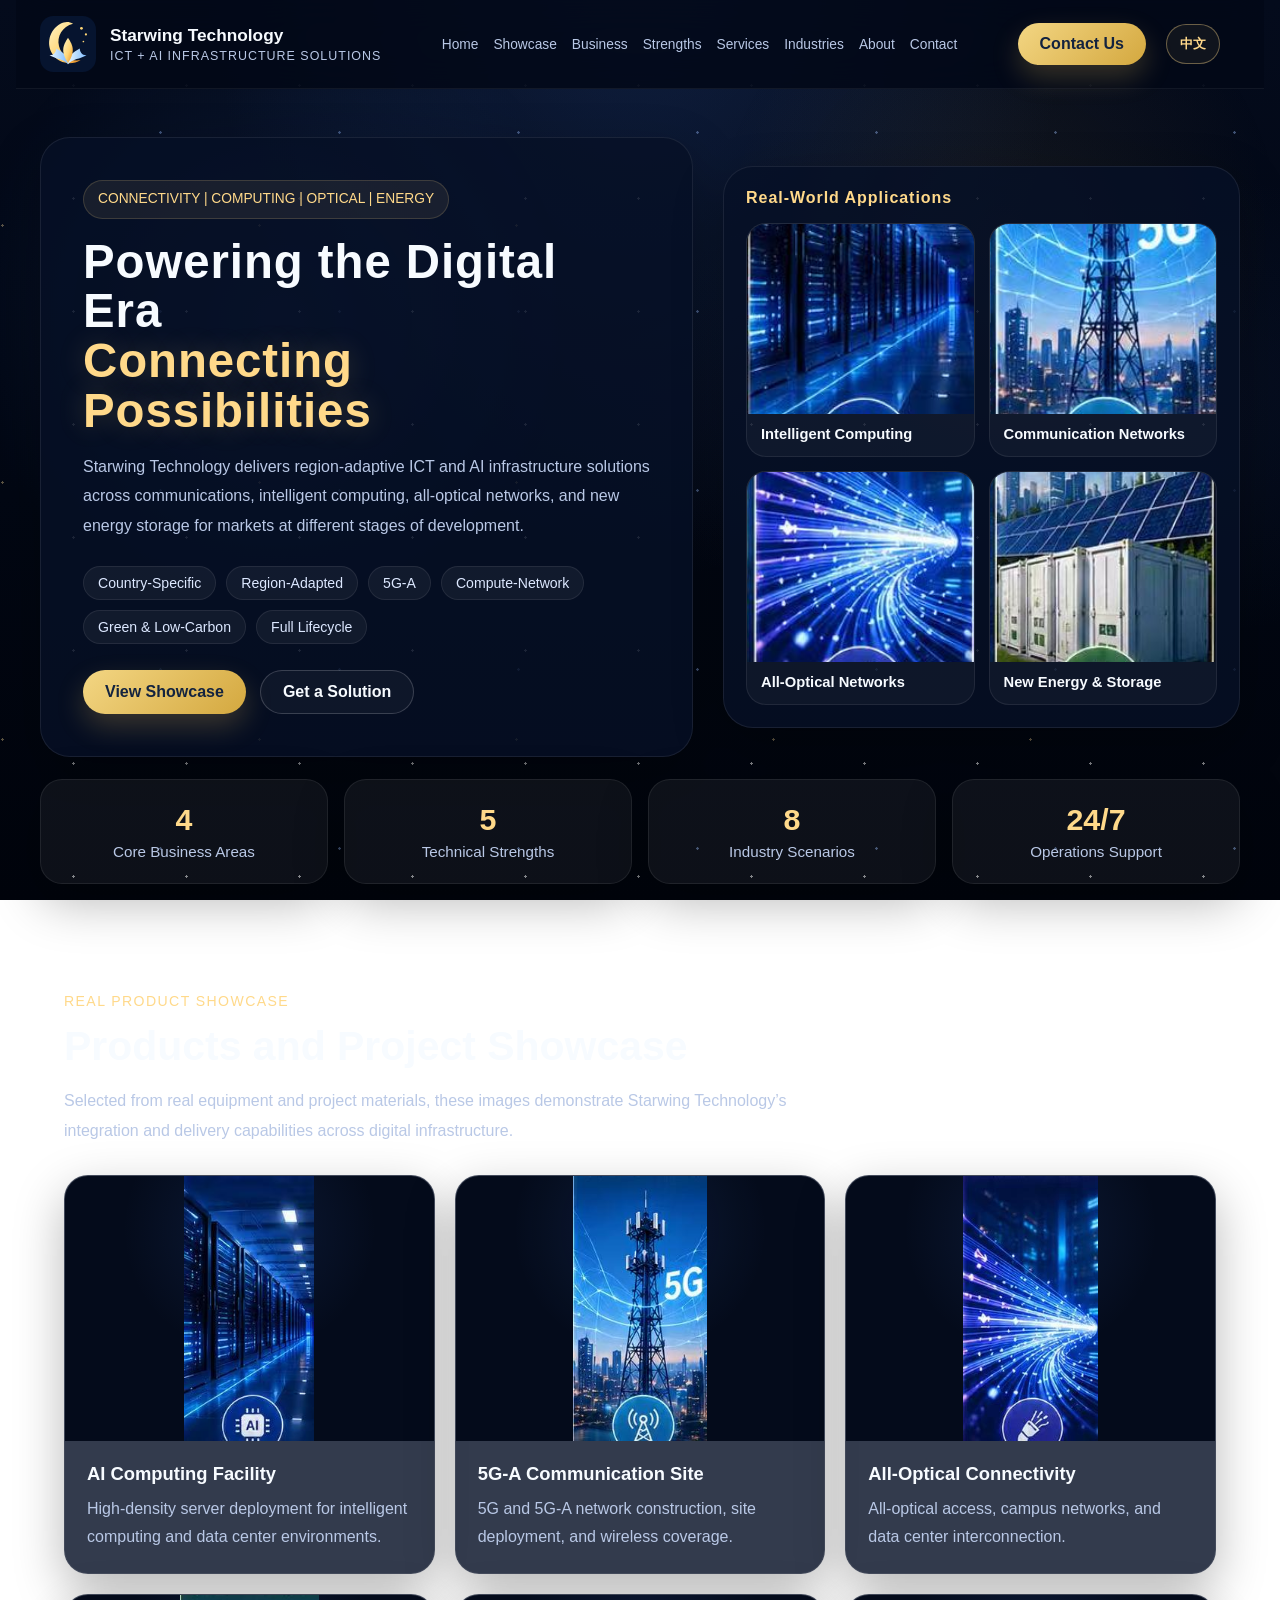
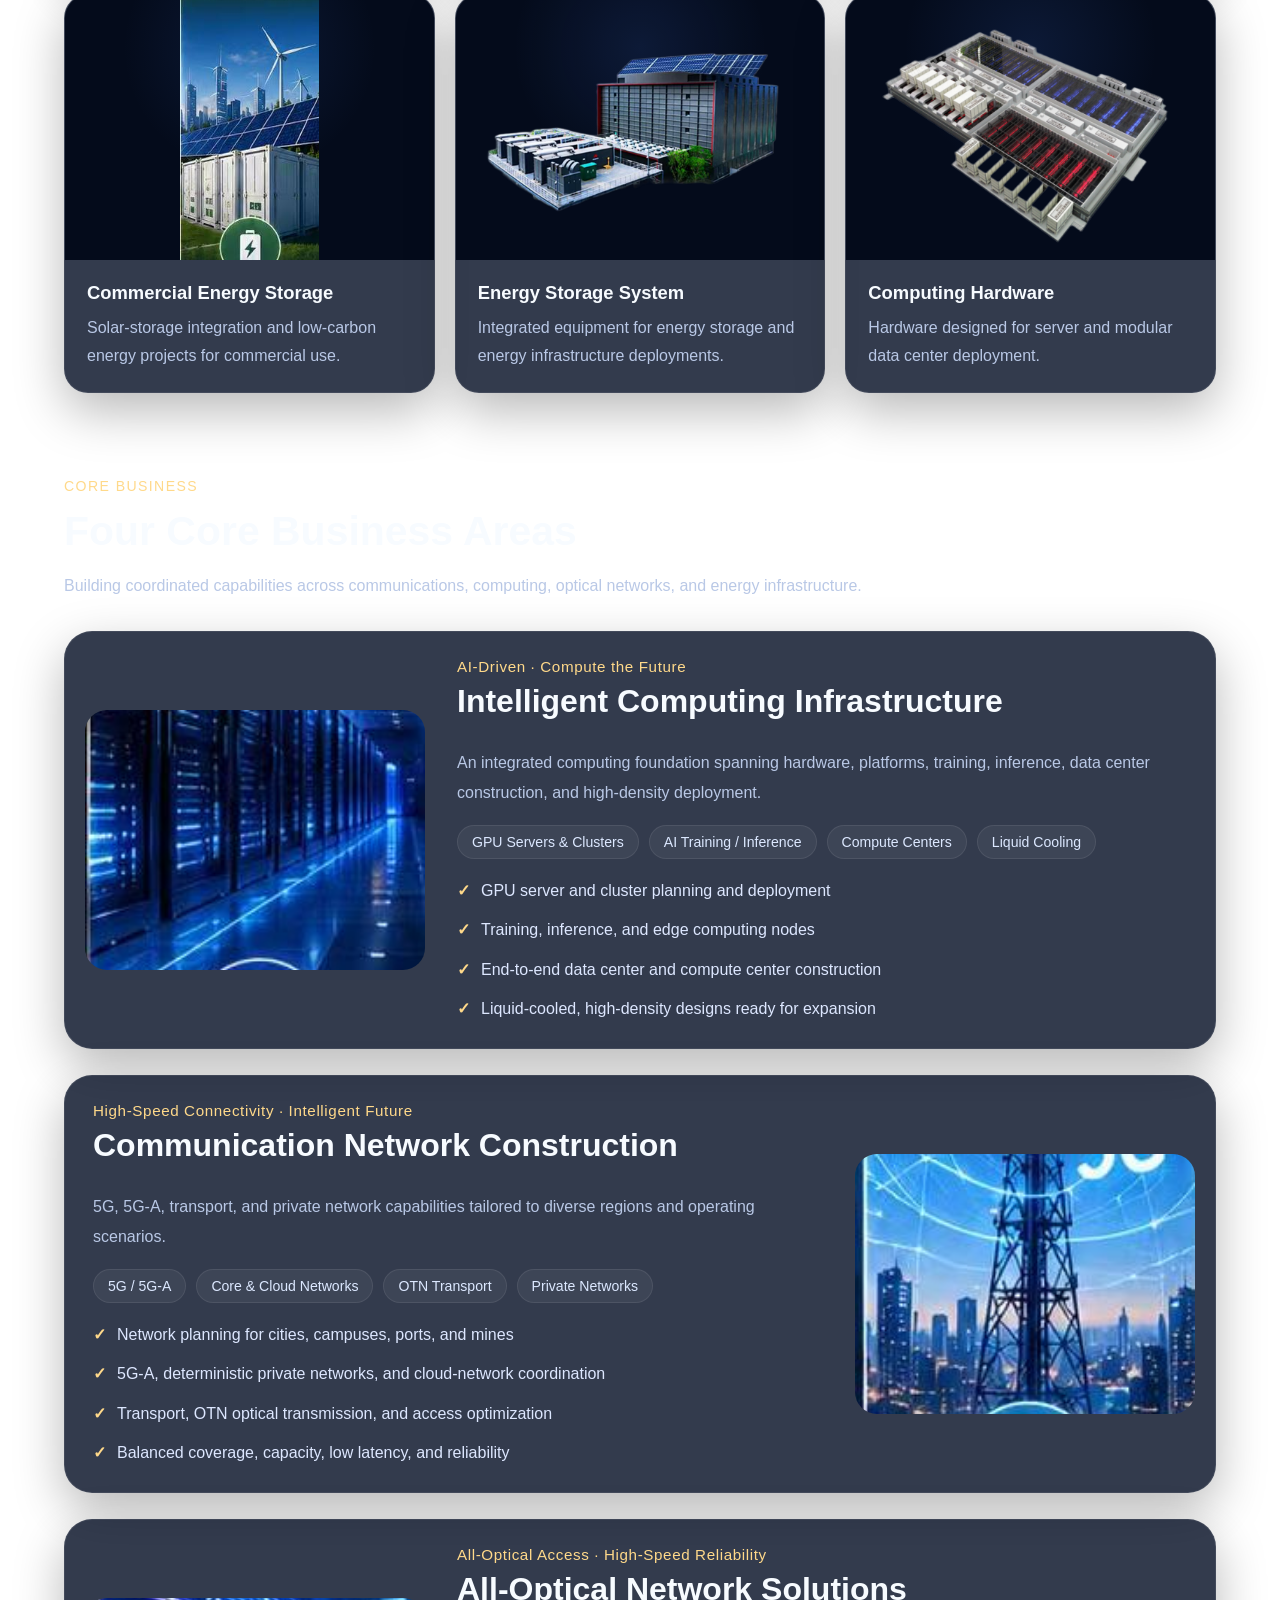
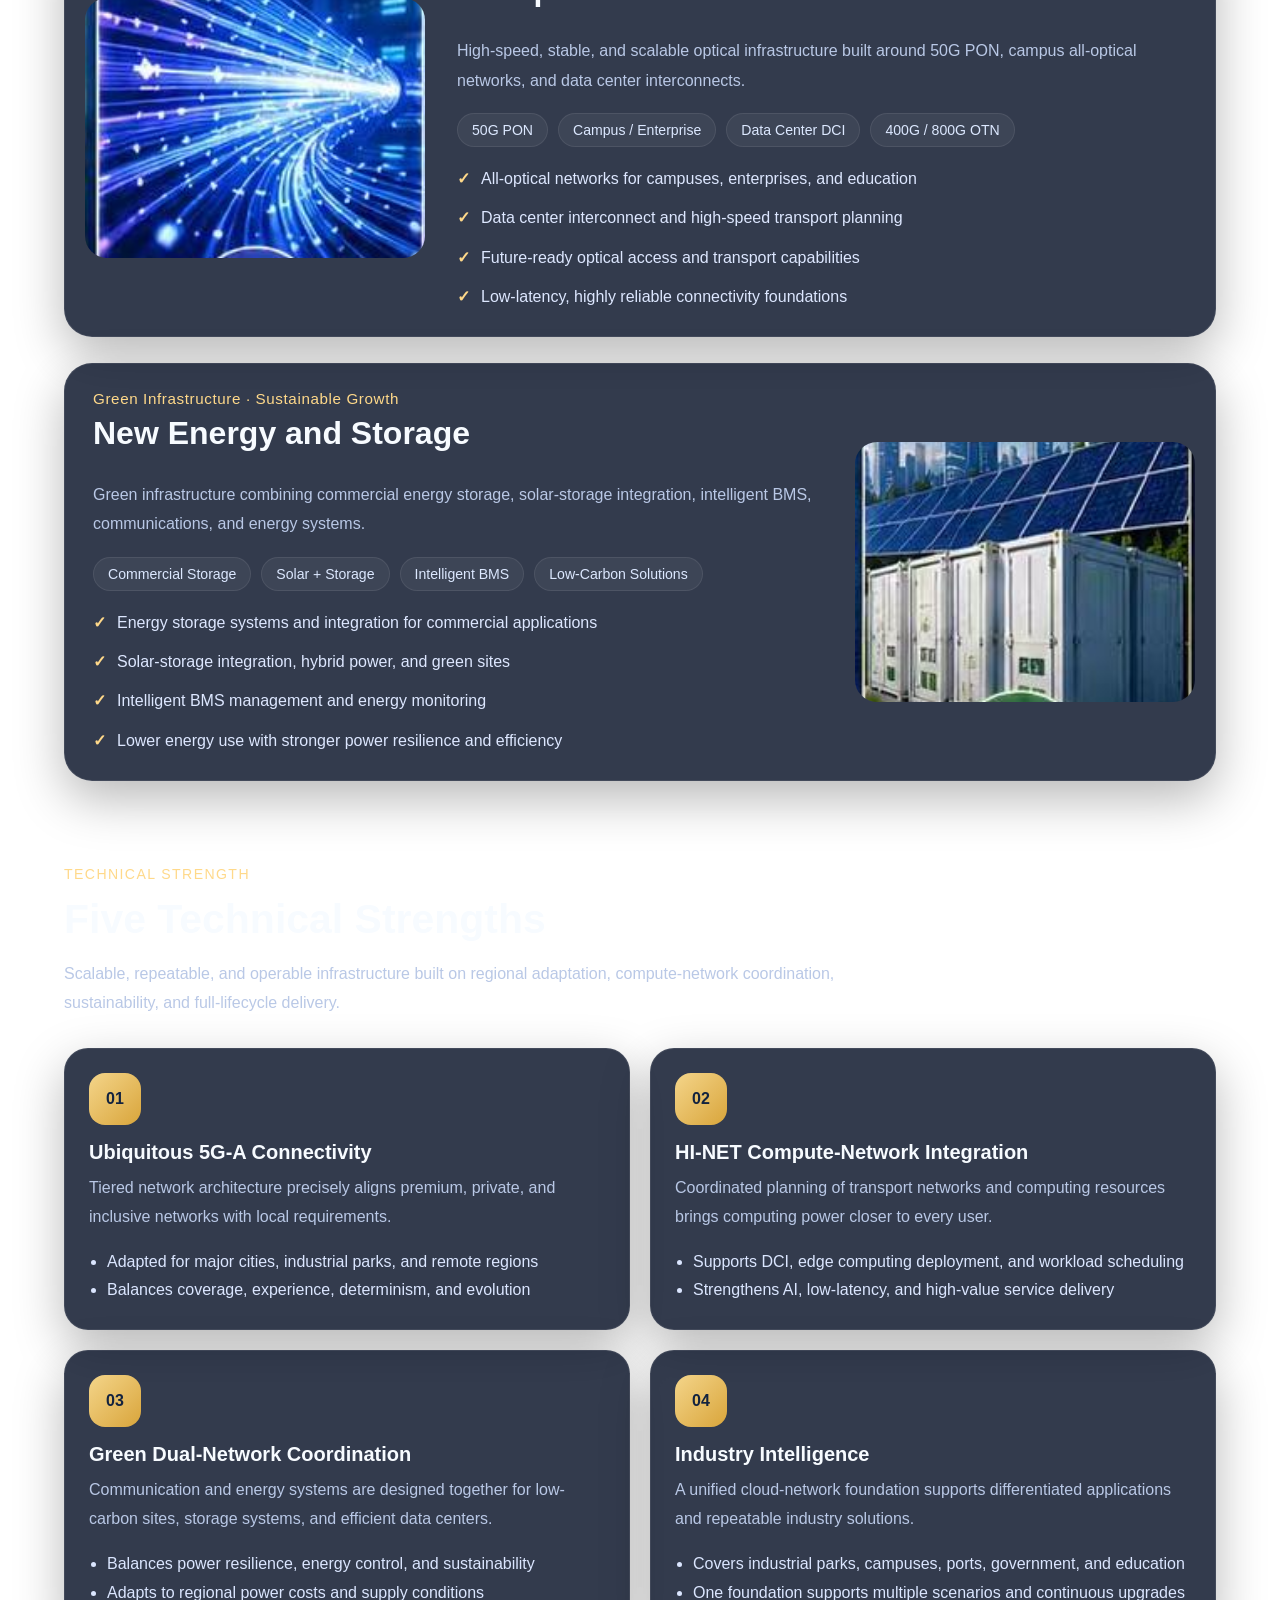
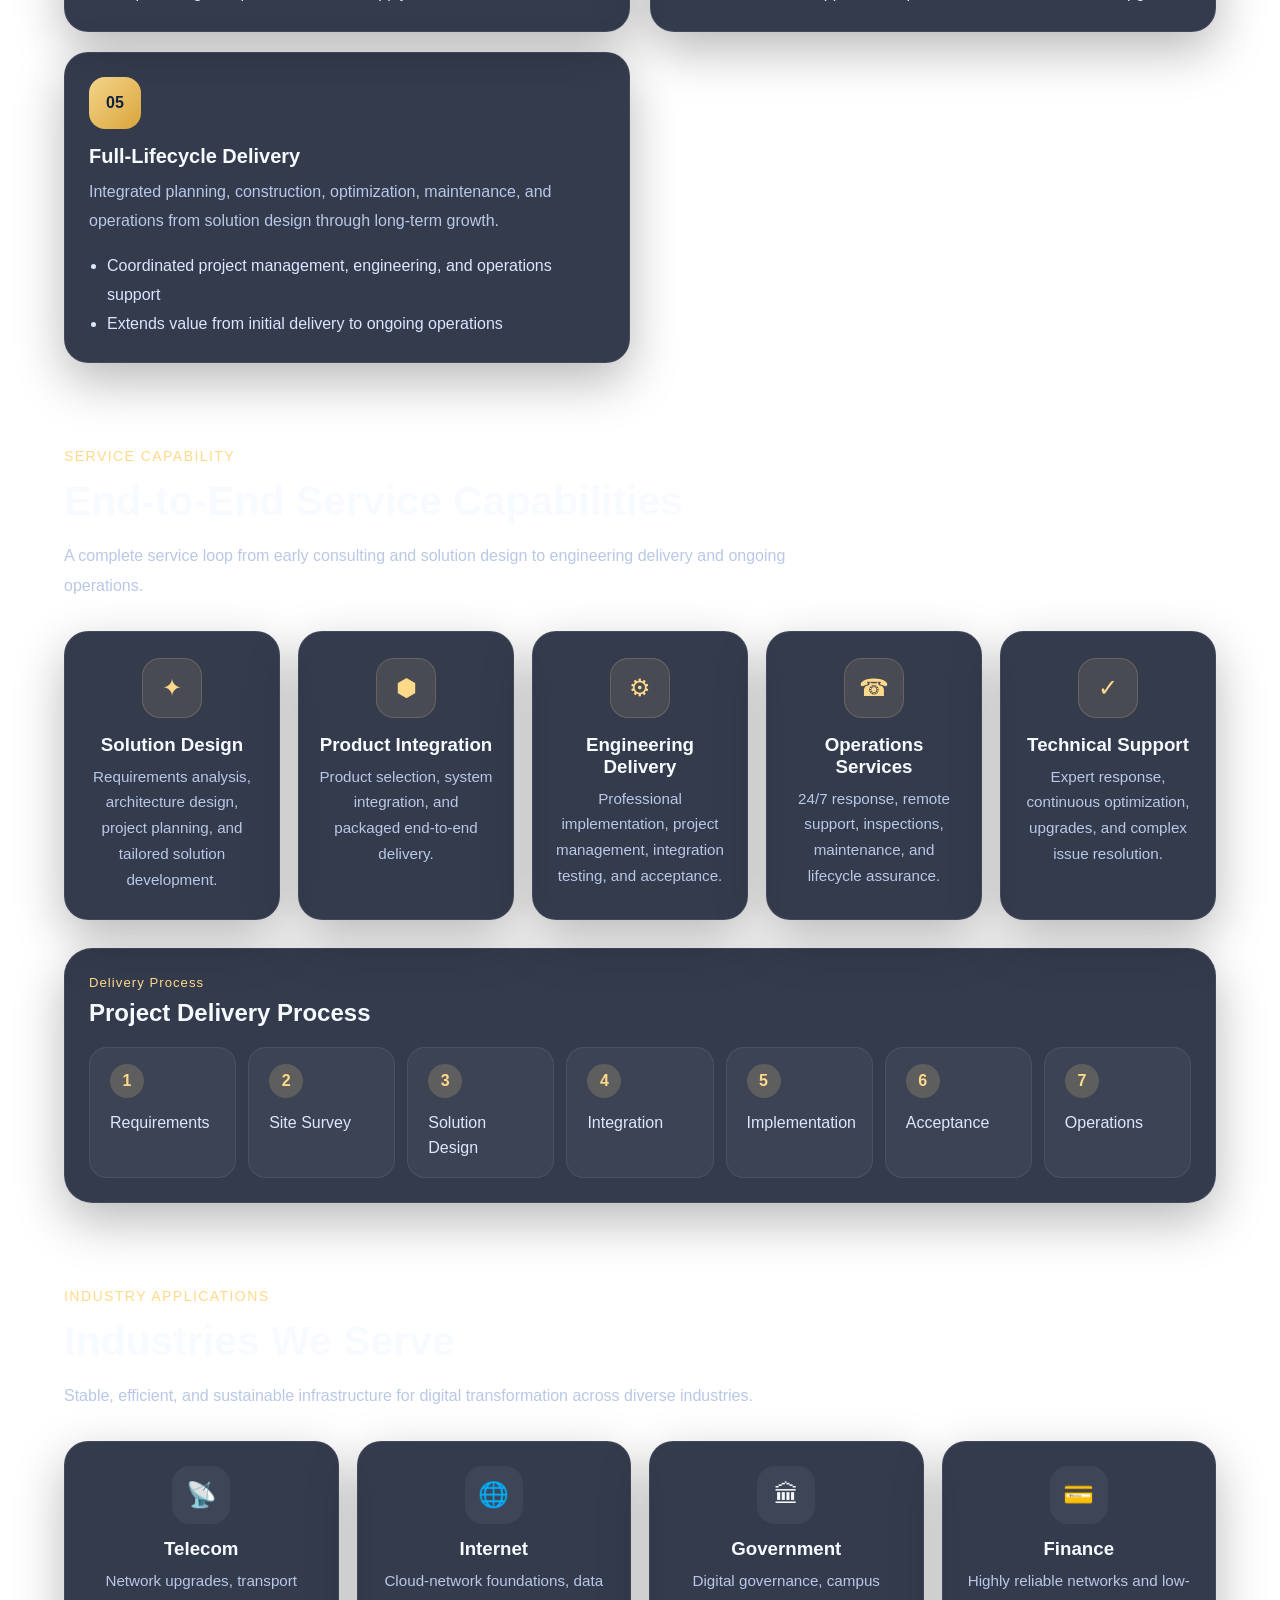
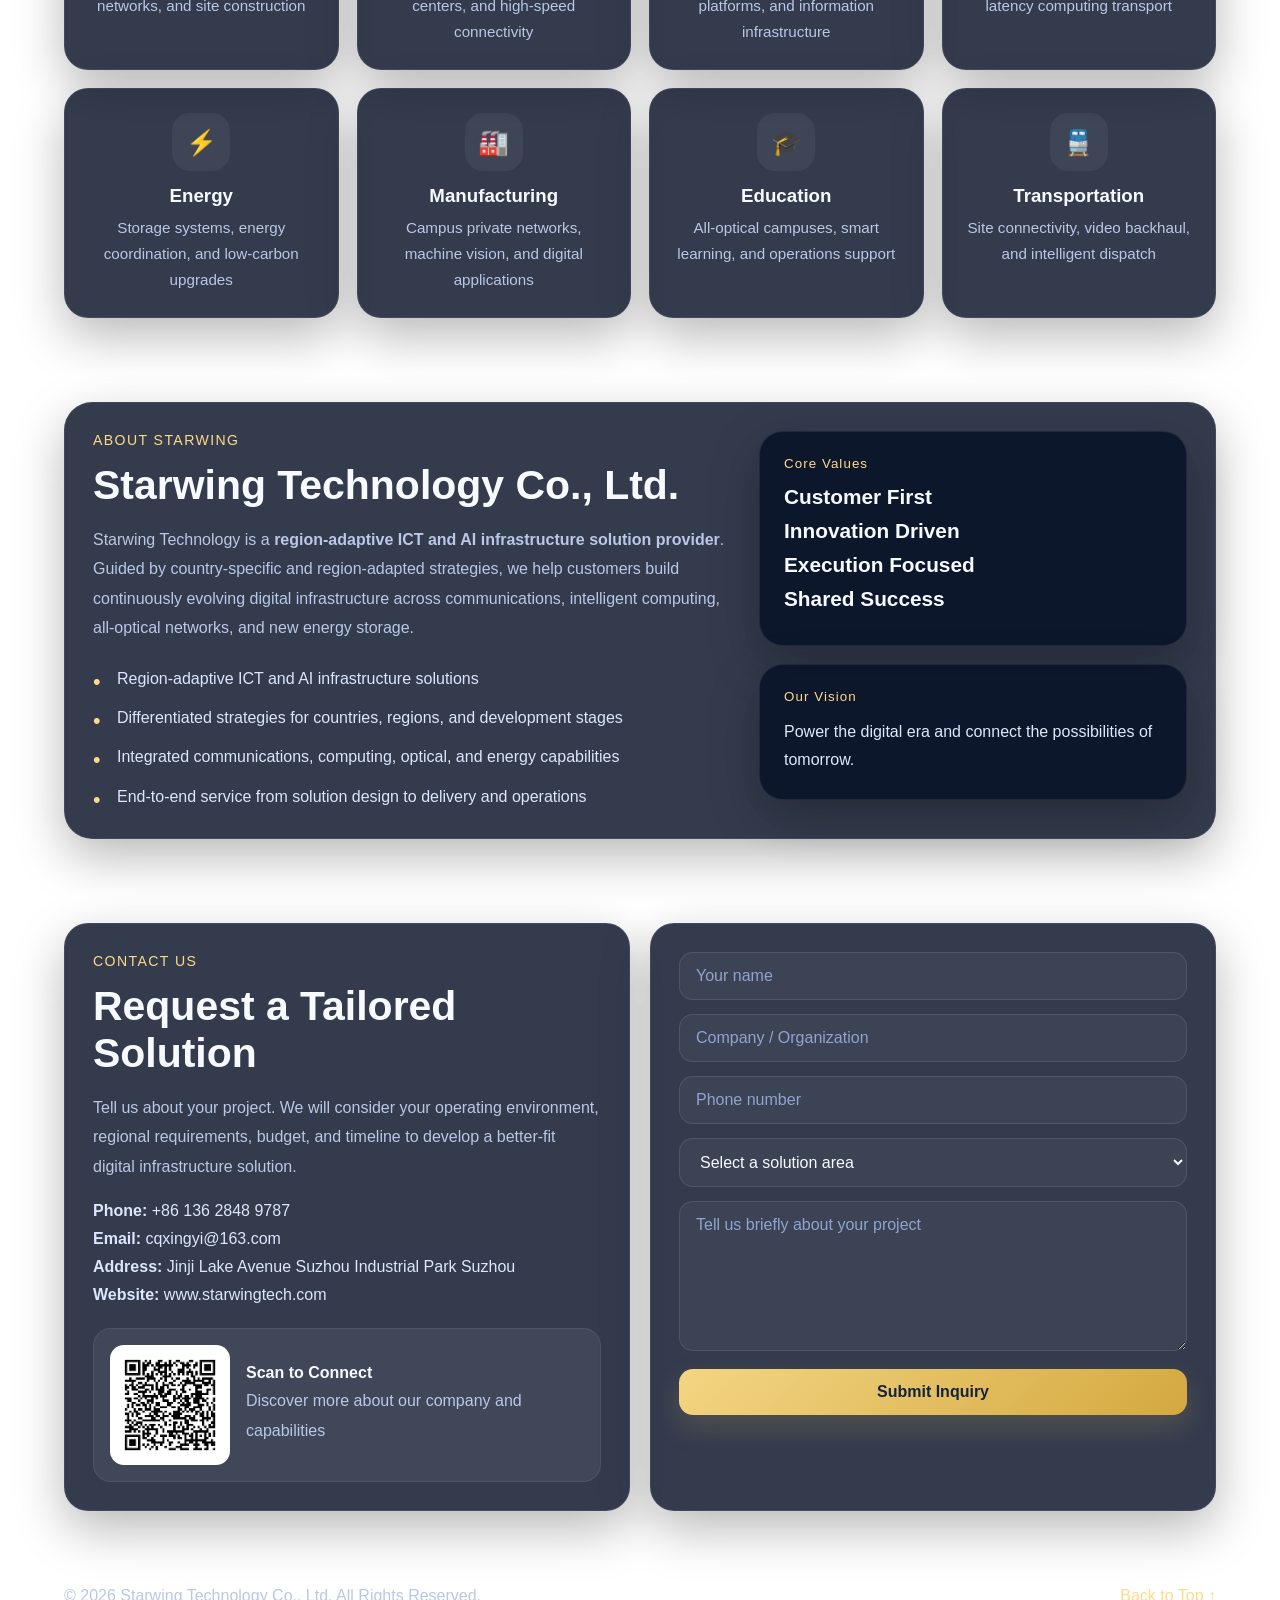
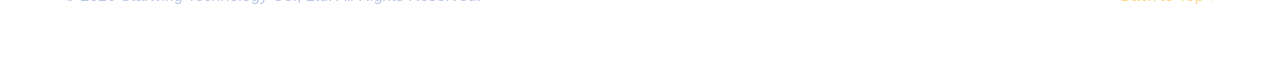
<file: index.html>
<!doctype html>
<html lang="zh-CN">
<head>
  <meta charset="UTF-8" />
  <meta name="viewport" content="width=device-width, initial-scale=1.0" />
  <title>星翊科技有限公司｜数字基础设施解决方案</title>
  <meta name="description" content="星翊科技有限公司，区域适配型ICT+AI基础设施解决方案提供商。主营智算基础设施、通信网络建设、全光网络解决方案、新能源与储能。" />
  <link rel="stylesheet" href="src/styles.css" />
</head>
<body>
  <div id="app"></div>
  <script src="src/data/siteData.js"></script>
  <script src="src/components/Header.js"></script>
  <script src="src/components/Hero.js"></script>
  <script src="src/components/ProductShowcase.js"></script>
  <script src="src/components/BusinessSection.js"></script>
  <script src="src/components/AdvantageSection.js"></script>
  <script src="src/components/ServiceSection.js"></script>
  <script src="src/components/IndustrySection.js"></script>
  <script src="src/components/AboutSection.js"></script>
  <script src="src/components/ContactSection.js"></script>
  <script src="src/components/Footer.js"></script>
  <script src="src/main.js"></script>
</body>
</html>
</file>
<file: src/styles.css>
:root {
  --bg: #030816;
  --bg-deep: #020510;
  --panel: rgba(7, 17, 39, 0.82);
  --panel-strong: rgba(7, 18, 43, 0.94);
  --line: rgba(148, 181, 255, 0.14);
  --primary: #e8c46d;
  --primary-2: #ffd98a;
  --text: #f7fbff;
  --muted: #b9c8e6;
  --shadow: 0 18px 50px rgba(0, 0, 0, 0.28);
  --radius: 24px;
  --max: 1200px;
}

* { box-sizing: border-box; }
html { scroll-behavior: smooth; }
body {
  position: relative;
  min-height: 100vh;
  margin: 0;
  font-family: "Segoe UI", "PingFang SC", "Microsoft YaHei", sans-serif;
  color: var(--text);
  background:
    radial-gradient(ellipse at 50% -10%, rgba(45, 83, 155, 0.3), transparent 48%),
    radial-gradient(ellipse at 85% 45%, rgba(43, 72, 135, 0.12), transparent 34%),
    linear-gradient(180deg, #040b1c 0%, #020713 55%, #01040c 100%);
  background-attachment: fixed;
  overflow-x: hidden;
}
body::before {
  content: "";
  position: fixed;
  inset: 0;
  z-index: 0;
  pointer-events: none;
  opacity: 0.55;
  background-image:
    radial-gradient(circle, rgba(255, 255, 255, 0.9) 0 1px, transparent 1.4px),
    radial-gradient(circle, rgba(153, 190, 255, 0.72) 0 1px, transparent 1.5px),
    radial-gradient(circle, rgba(255, 223, 155, 0.65) 0 1px, transparent 1.4px);
  background-size: 113px 113px, 179px 179px, 257px 257px;
  background-position: 17px 29px, 71px 43px, 131px 97px;
}
img { max-width: 100%; display: block; }
a { color: inherit; text-decoration: none; }

#app {
  position: relative;
  z-index: 1;
  width: 100%;
  overflow: hidden;
}

.site-header {
  position: sticky;
  top: 0;
  z-index: 30;
  max-width: calc(var(--max) + 48px);
  margin: 0 auto;
  padding: 16px 24px;
  display: grid;
  grid-template-columns: auto 1fr auto auto auto;
  align-items: center;
  gap: 20px;
  background: rgba(3, 9, 24, 0.86);
  backdrop-filter: blur(16px);
  border-bottom: 1px solid rgba(255,255,255,0.06);
}

.brand { display: flex; align-items: center; gap: 14px; }
.brand > div { min-width: 0; }
.brand img { width: 56px; height: 56px; object-fit: contain; }
.brand strong { display: block; font-size: 1.08rem; }
.brand span { color: var(--muted); font-size: .78rem; letter-spacing: .08em; }

.nav-links { display: flex; justify-content: center; gap: 22px; flex-wrap: wrap; }
.nav-links a {
  color: var(--muted);
  font-size: .95rem;
  transition: .25s ease;
}
.nav-links a:hover { color: var(--primary-2); }

.header-cta,
.btn {
  display: inline-flex;
  align-items: center;
  justify-content: center;
  border-radius: 999px;
  padding: 12px 22px;
  font-weight: 600;
  transition: transform .25s ease, box-shadow .25s ease, background .25s ease, color .25s ease;
}
.header-cta,
.btn.primary {
  background: linear-gradient(135deg, #f3d683, #d4a83f);
  color: #13233f;
  box-shadow: 0 12px 28px rgba(226, 184, 89, 0.24);
}
.header-cta:hover,
.btn:hover { transform: translateY(-2px); }
.btn.ghost {
  border: 1px solid rgba(255, 255, 255, 0.18);
  color: var(--text);
  background: rgba(255,255,255,0.04);
}

.menu-btn {
  display: none;
  border: 1px solid rgba(255,255,255,0.12);
  color: var(--text);
  background: transparent;
  width: 44px;
  height: 44px;
  border-radius: 12px;
  font-size: 1.2rem;
}

.language-switch {
  justify-self: end;
  min-width: 48px;
  height: 40px;
  padding: 0 13px;
  border: 1px solid rgba(255, 217, 138, 0.38);
  border-radius: 999px;
  color: var(--primary-2);
  background: rgba(255, 217, 138, 0.06);
  font: inherit;
  font-size: .84rem;
  font-weight: 700;
  cursor: pointer;
  transition: background .25s ease, border-color .25s ease, color .25s ease;
}
.language-switch:hover {
  color: #07152f;
  background: var(--primary-2);
  border-color: var(--primary-2);
}

html[lang="en"] .nav-links {
  gap: 15px;
}
html[lang="en"] .nav-links a {
  font-size: .86rem;
}
html[lang="en"] .hero h1 {
  font-size: clamp(2.35rem, 3.7vw, 4rem);
}

.hero {
  position: relative;
  padding: 48px 24px 24px;
}
.hero-bg {
  position: absolute;
  inset: 0;
  background:
    radial-gradient(circle at 22% 28%, rgba(64, 111, 196, 0.18), transparent 28%),
    radial-gradient(circle at 78% 18%, rgba(232, 196, 109, 0.08), transparent 24%);
}
.hero-shell,
.hero-stats,
.section,
.footer,
.site-header { position: relative; }
.hero-shell {
  max-width: var(--max);
  margin: 0 auto;
  position: relative;
  display: grid;
  grid-template-columns: 1.2fr .95fr;
  gap: 30px;
  align-items: center;
}
.hero-copy,
.hero-visual {
  min-width: 0;
  background: var(--panel);
  border: 1px solid rgba(255,255,255,0.08);
  border-radius: 30px;
  box-shadow: var(--shadow);
}
.hero-copy { padding: 42px; }
.hero-kicker {
  display: inline-block;
  padding: 8px 14px;
  border-radius: 999px;
  font-size: .86rem;
  color: var(--primary-2);
  background: rgba(255, 217, 138, 0.08);
  border: 1px solid rgba(255, 217, 138, 0.16);
  max-width: 100%;
  line-height: 1.5;
  white-space: normal;
}
.hero h1 {
  margin: 18px 0 14px;
  font-size: clamp(2.5rem, 4vw, 4.35rem);
  line-height: 1.05;
  letter-spacing: .02em;
}
.hero h1 span {
  color: var(--primary-2);
  text-shadow: 0 0 28px rgba(255, 209, 112, 0.22);
}
.hero-desc {
  color: var(--muted);
  line-height: 1.85;
  font-size: 1rem;
}
.hero-tags,
.tag-list {
  display: flex;
  flex-wrap: wrap;
  gap: 10px;
}
.hero-tags { margin: 26px 0; }
.hero-tags span,
.tag-list span {
  display: inline-flex;
  align-items: center;
  padding: 8px 14px;
  border-radius: 999px;
  background: rgba(255,255,255,0.05);
  border: 1px solid rgba(255,255,255,0.08);
  color: #dce8ff;
  font-size: .88rem;
}
.hero-actions { display: flex; gap: 14px; flex-wrap: wrap; }
.hero-visual {
  padding: 22px;
}
.hero-visual-title {
  color: var(--primary-2);
  font-weight: 700;
  margin-bottom: 16px;
  letter-spacing: .06em;
}
.hero-visual-grid {
  display: grid;
  grid-template-columns: repeat(2, 1fr);
  gap: 14px;
}
.hero-mini-card {
  overflow: hidden;
  border-radius: 20px;
  background: rgba(255,255,255,0.04);
  border: 1px solid rgba(255,255,255,0.08);
}
.hero-mini-image {
  height: 190px;
  background-size: cover;
  background-position: center;
}
.hero-mini-label {
  padding: 12px 14px 14px;
  font-size: .92rem;
  font-weight: 600;
}
.hero-stats {
  max-width: var(--max);
  margin: 22px auto 0;
  display: grid;
  grid-template-columns: repeat(4, 1fr);
  gap: 16px;
}
.stat-card {
  padding: 22px;
  border-radius: 22px;
  background: rgba(255,255,255,0.05);
  border: 1px solid rgba(255,255,255,0.08);
  box-shadow: var(--shadow);
  text-align: center;
}
.stat-card strong {
  display: block;
  font-size: 1.9rem;
  color: var(--primary-2);
  margin-bottom: 6px;
}
.stat-card span { color: var(--muted); font-size: .95rem; }

.section {
  max-width: var(--max);
  margin: 0 auto;
  padding: 84px 24px 0;
}
.section-title {
  max-width: 800px;
  margin-bottom: 30px;
}
.section-title span,
.section-kicker {
  display: inline-block;
  color: var(--primary-2);
  font-size: .88rem;
  letter-spacing: .1em;
  text-transform: uppercase;
  margin-bottom: 14px;
}
.section-title h2,
.contact h2,
.about h2 {
  margin: 0 0 16px;
  font-size: clamp(2rem, 3.2vw, 3rem);
}
.section-title p,
.about-copy p,
.contact-card p { color: var(--muted); line-height: 1.85; }

.product-grid {
  display: grid;
  grid-template-columns: repeat(3, minmax(0,1fr));
  gap: 20px;
}
.product-card,
.adv-card,
.service-card,
.industry-card,
.contact-card,
.about-value-card {
  background: var(--panel);
  border: 1px solid rgba(255,255,255,0.08);
  border-radius: var(--radius);
  box-shadow: var(--shadow);
}
.product-card {
  overflow: hidden;
}
.product-image-wrap {
  height: 265px;
  display: flex;
  align-items: center;
  justify-content: center;
  background:
    radial-gradient(circle at 50% 20%, rgba(72, 132, 255, 0.12), transparent 45%),
    #040b1b;
}
.product-image-wrap img {
  width: 100%;
  height: 100%;
  object-fit: contain;
}
.product-body { padding: 22px; }
.product-body h3 { margin: 0 0 10px; font-size: 1.15rem; }
.product-body p { margin: 0; color: var(--muted); line-height: 1.75; }

.business-stack { display: flex; flex-direction: column; gap: 26px; }
.business-row {
  display: grid;
  grid-template-columns: 340px 1fr;
  gap: 24px;
  align-items: center;
  padding: 20px;
  border-radius: 28px;
  background: var(--panel);
  border: 1px solid rgba(255,255,255,0.08);
  box-shadow: var(--shadow);
}
.business-row.reverse { grid-template-columns: 1fr 340px; }
.business-row.reverse .business-visual { order: 2; }
.business-row.reverse .business-content { order: 1; }
.business-visual {
  width: 100%;
  height: 260px;
  border-radius: 22px;
  overflow: hidden;
  background: #040b1b;
}
.business-visual img {
  width: 100%;
  height: 100%;
  object-fit: cover;
}
.business-content {
  display: flex;
  flex-direction: column;
  justify-content: center;
  padding: 6px 8px;
}
.business-subtitle { color: var(--primary-2); font-size: .95rem; letter-spacing: .04em; }
.business-content h3 { font-size: 2rem; margin: 8px 0 12px; }
.business-intro { color: var(--muted); line-height: 1.85; margin-bottom: 18px; }
.business-list { margin: 18px 0 0; padding: 0; list-style: none; display: grid; gap: 12px; }
.business-list li {
  position: relative;
  padding-left: 24px;
  color: #dde7ff;
  line-height: 1.7;
}
.business-list li::before {
  content: '✓';
  position: absolute;
  left: 0;
  color: var(--primary-2);
  font-weight: 700;
}

.advantage-grid {
  display: grid;
  grid-template-columns: repeat(2, minmax(0,1fr));
  gap: 20px;
}
.adv-card { padding: 24px; }
.adv-index {
  width: 52px;
  height: 52px;
  display: inline-flex;
  align-items: center;
  justify-content: center;
  border-radius: 16px;
  color: #13233f;
  background: linear-gradient(135deg, #f4d58a, #d9a53b);
  font-weight: 800;
  margin-bottom: 16px;
}
.adv-card h3 { margin: 0 0 10px; font-size: 1.25rem; }
.adv-card p { color: var(--muted); line-height: 1.8; margin: 0 0 16px; }
.adv-card ul { margin: 0; padding-left: 18px; color: #dbe6ff; line-height: 1.8; }

.service-grid {
  display: grid;
  grid-template-columns: repeat(5, minmax(0,1fr));
  gap: 18px;
}
.service-card { padding: 26px 20px; text-align: center; }
.service-icon {
  width: 60px;
  height: 60px;
  border-radius: 18px;
  display: inline-flex;
  align-items: center;
  justify-content: center;
  font-size: 1.5rem;
  background: rgba(255, 217, 138, 0.1);
  color: var(--primary-2);
  border: 1px solid rgba(255, 217, 138, 0.18);
}
.service-card h3 { margin: 16px 0 8px; }
.service-card p { margin: 0; color: var(--muted); line-height: 1.7; font-size: .95rem; }

.process-panel { margin-top: 28px; padding: 24px; border-radius: 28px; background: var(--panel); border: 1px solid rgba(255,255,255,.08); box-shadow: var(--shadow); }
.process-title span { color: var(--primary-2); letter-spacing: .08em; font-size: .82rem; }
.process-title h3 { margin: 8px 0 20px; font-size: 1.5rem; }
.process-line {
  display: grid;
  grid-template-columns: repeat(7, minmax(0,1fr));
  gap: 12px;
}
.process-step {
  position: relative;
  padding: 16px 14px 16px 20px;
  border-radius: 18px;
  background: rgba(255,255,255,0.04);
  border: 1px solid rgba(255,255,255,0.08);
}
.process-step span {
  display: inline-flex;
  width: 34px;
  height: 34px;
  align-items: center;
  justify-content: center;
  border-radius: 999px;
  background: rgba(255, 217, 138, 0.18);
  color: var(--primary-2);
  font-weight: 700;
  margin-bottom: 12px;
}
.process-step p { margin: 0; color: #dde8ff; line-height: 1.6; }

.industry-grid {
  display: grid;
  grid-template-columns: repeat(4, minmax(0,1fr));
  gap: 18px;
}
.industry-card { padding: 24px; text-align: center; }
.industry-icon {
  width: 58px;
  height: 58px;
  margin: 0 auto 14px;
  display: inline-flex;
  align-items: center;
  justify-content: center;
  border-radius: 18px;
  background: rgba(255,255,255,0.05);
  font-size: 1.55rem;
}
.industry-card h3 { margin: 0 0 8px; }
.industry-card p { margin: 0; color: var(--muted); line-height: 1.7; font-size: .95rem; }

.about-panel {
  display: grid;
  grid-template-columns: 1.2fr .8fr;
  gap: 24px;
  padding: 28px;
  border-radius: 28px;
  background: var(--panel);
  border: 1px solid rgba(255,255,255,.08);
  box-shadow: var(--shadow);
}
.about-points {
  margin: 22px 0 0;
  padding: 0;
  list-style: none;
  display: grid;
  gap: 12px;
}
.about-points li {
  padding-left: 24px;
  position: relative;
  color: #dbe6ff;
  line-height: 1.7;
}
.about-points li::before {
  content: '•';
  position: absolute;
  left: 0;
  top: -1px;
  color: var(--primary-2);
  font-size: 1.35rem;
}
.about-side { display: flex; flex-direction: column; gap: 18px; }
.about-value-card { padding: 24px; }
.about-value-card small { display: block; color: var(--primary-2); margin-bottom: 14px; letter-spacing: .08em; }
.about-value-card strong { display: block; font-size: 1.3rem; margin-bottom: 10px; }
.about-value-card.soft p { margin: 0; color: #dde8ff; line-height: 1.8; }

.contact-shell {
  display: grid;
  grid-template-columns: 1fr 1fr;
  gap: 20px;
}
.contact-card { padding: 28px; }
.contact-info-card {
  background: var(--panel);
}
.contact-list {
  list-style: none;
  padding: 0;
  margin: 20px 0 24px;
  display: grid;
  gap: 10px;
  color: #dce7ff;
}
.qr-box {
  display: flex;
  align-items: center;
  gap: 16px;
  padding: 16px;
  border-radius: 18px;
  background: rgba(255,255,255,0.06);
  border: 1px solid rgba(255,255,255,0.08);
}
.qr-box img {
  width: 120px;
  height: 120px;
  object-fit: cover;
  border-radius: 14px;
  background: white;
  padding: 6px;
}
.qr-box strong { display: block; margin-bottom: 4px; }
.qr-box p { margin: 0; color: var(--muted); }
.contact-form {
  display: grid;
  gap: 14px;
}
.contact-form input,
.contact-form select,
.contact-form textarea {
  width: 100%;
  padding: 14px 16px;
  border-radius: 14px;
  border: 1px solid rgba(255,255,255,0.1);
  background: rgba(255,255,255,0.04);
  color: var(--text);
  font: inherit;
  outline: none;
}
.contact-form input::placeholder,
.contact-form textarea::placeholder { color: #90a4cf; }
.contact-form select option { color: #0d203e; }
.contact-form textarea { min-height: 150px; resize: vertical; }
.contact-form button {
  margin-top: 4px;
  border: none;
  cursor: pointer;
  padding: 14px 18px;
  border-radius: 14px;
  font: inherit;
  font-weight: 700;
  color: #13233f;
  background: linear-gradient(135deg, #f3d683, #d4a83f);
  box-shadow: 0 12px 28px rgba(226, 184, 89, 0.18);
}

.footer {
  max-width: var(--max);
  margin: 0 auto;
  padding: 60px 24px 38px;
  display: flex;
  align-items: center;
  justify-content: space-between;
  gap: 18px;
  color: var(--muted);
}
.footer a { color: var(--primary-2); }

.reveal {
  opacity: 1;
  transform: none;
}
.reveal.show {
  opacity: 1;
  transform: translateY(0);
}

@media (max-width: 1180px) {
  .site-header { grid-template-columns: auto 1fr auto; }
  .nav-links {
    position: absolute;
    top: 100%;
    right: 24px;
    width: min(300px, calc(100vw - 48px));
    padding: 18px;
    display: none;
    flex-direction: column;
    align-items: flex-start;
    background: var(--panel-strong);
    border: 1px solid rgba(255,255,255,0.08);
    border-radius: 18px;
    box-shadow: var(--shadow);
  }
  .nav-links.open { display: flex; }
  .menu-btn { display: inline-flex; align-items: center; justify-content: center; }
  .header-cta { display: none; }
  .hero-shell,
  .about-panel,
  .contact-shell { grid-template-columns: 1fr; }
  .hero-stats { grid-template-columns: repeat(2, 1fr); }
  .product-grid { grid-template-columns: repeat(2, 1fr); }
  .service-grid { grid-template-columns: repeat(3, minmax(0,1fr)); }
  .process-line { grid-template-columns: repeat(3, minmax(0,1fr)); }
  .industry-grid { grid-template-columns: repeat(2, minmax(0,1fr)); }
}

@media (max-width: 900px) {
  .business-row,
  .business-row.reverse { grid-template-columns: 1fr; }
  .business-row.reverse .business-visual,
  .business-row.reverse .business-content { order: initial; }
  .business-visual { height: 280px; }
  .advantage-grid { grid-template-columns: 1fr; }
  .service-grid { grid-template-columns: repeat(2, minmax(0,1fr)); }
}

@media (max-width: 680px) {
  .site-header {
    grid-template-columns: minmax(0, 1fr) 44px 44px;
    gap: 10px;
    padding: 14px 18px;
  }
  .brand { gap: 10px; min-width: 0; }
  .brand img { width: 44px; height: 44px; flex: 0 0 auto; }
  .brand strong {
    overflow: hidden;
    font-size: .95rem;
    text-overflow: ellipsis;
    white-space: nowrap;
  }
  .brand span { display: none; }
  html[lang="en"] .brand strong { font-size: .84rem; }
  .language-switch { width: 44px; min-width: 44px; padding: 0; }
  html[lang="en"] .hero h1 { font-size: 2.2rem; }
  .hero, .section, .footer { padding-left: 18px; padding-right: 18px; }
  .hero-copy,
  .hero-visual,
  .business-row,
  .process-panel,
  .about-panel,
  .contact-card { padding: 20px; }
  .hero-visual-grid,
  .hero-stats,
  .product-grid,
  .service-grid,
  .industry-grid,
  .process-line { grid-template-columns: 1fr; }
  .hero-mini-image { height: 220px; }
  .product-image-wrap { height: 240px; }
  .business-visual { height: 220px; }
  .contact-form textarea { min-height: 120px; }
  .footer { flex-direction: column; align-items: flex-start; padding-top: 40px; }
}

@media (prefers-reduced-motion: reduce) {
  html { scroll-behavior: auto; }
}
</file>
